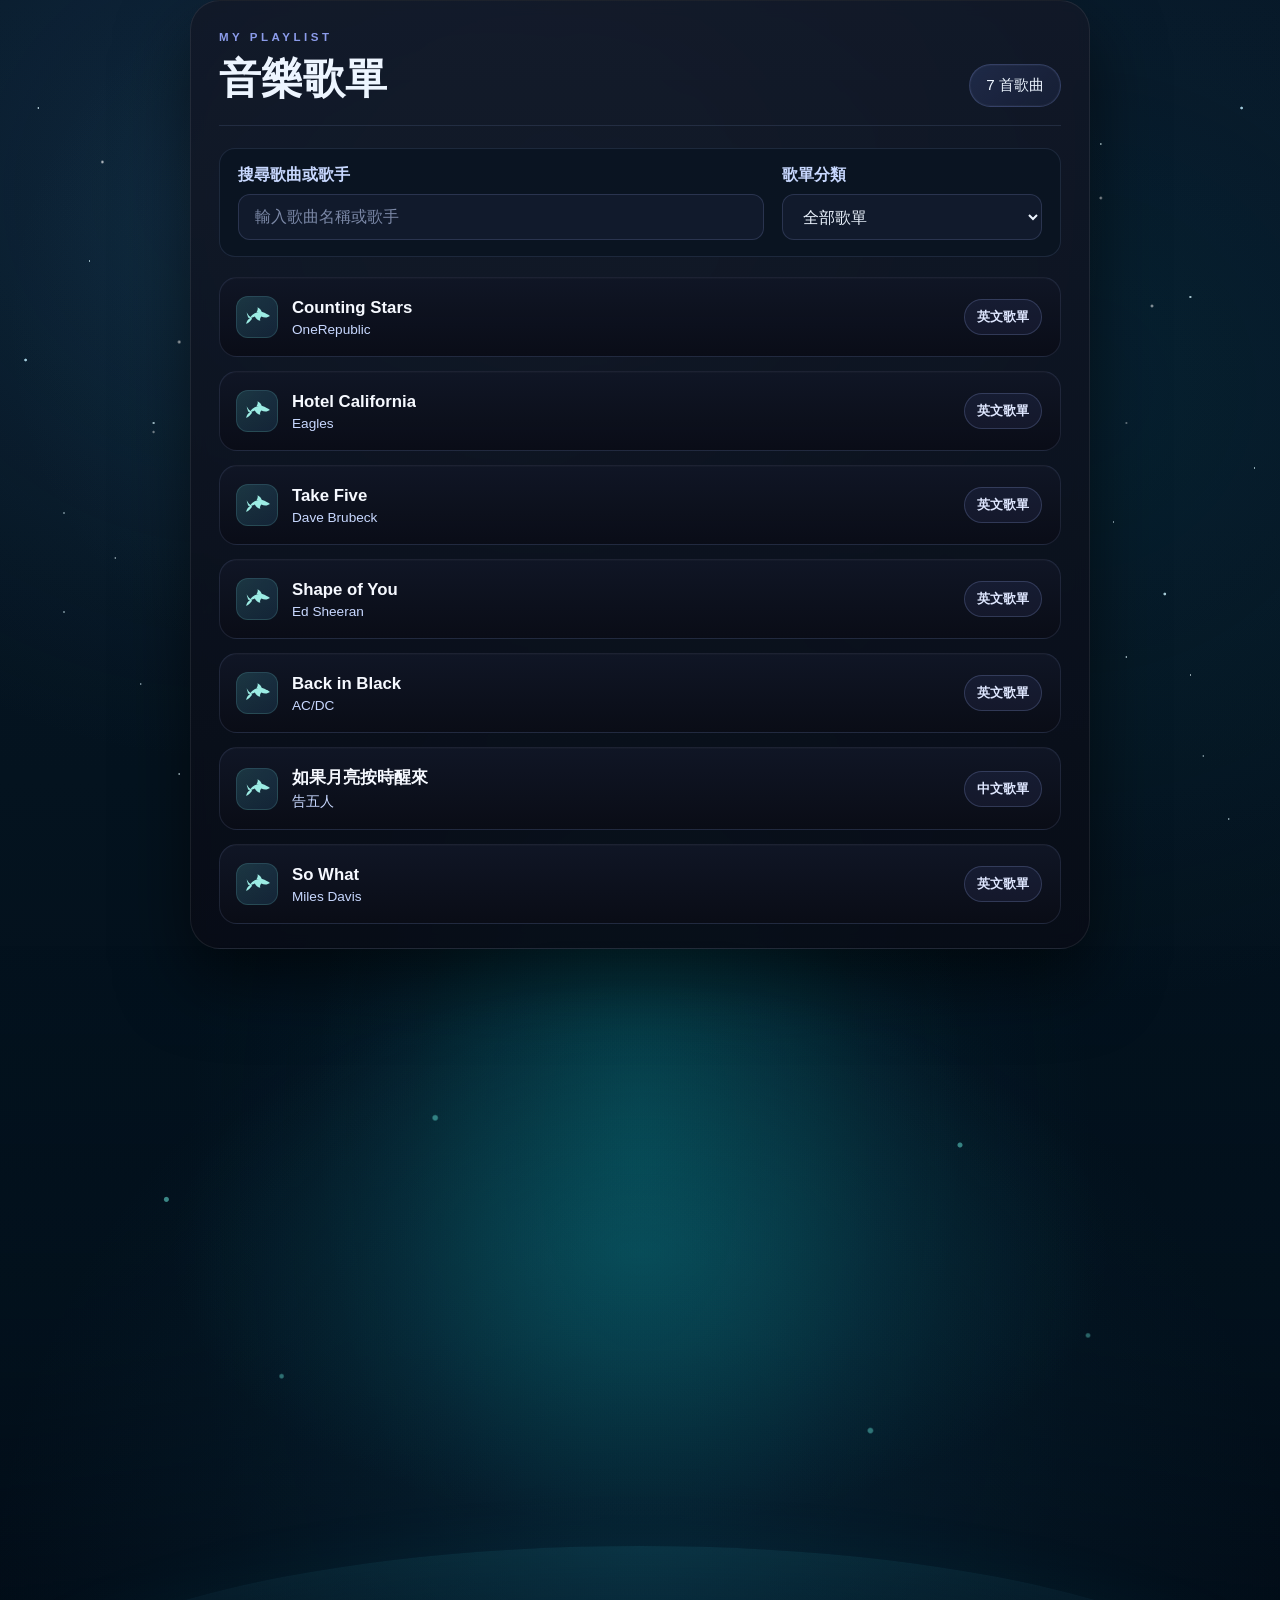
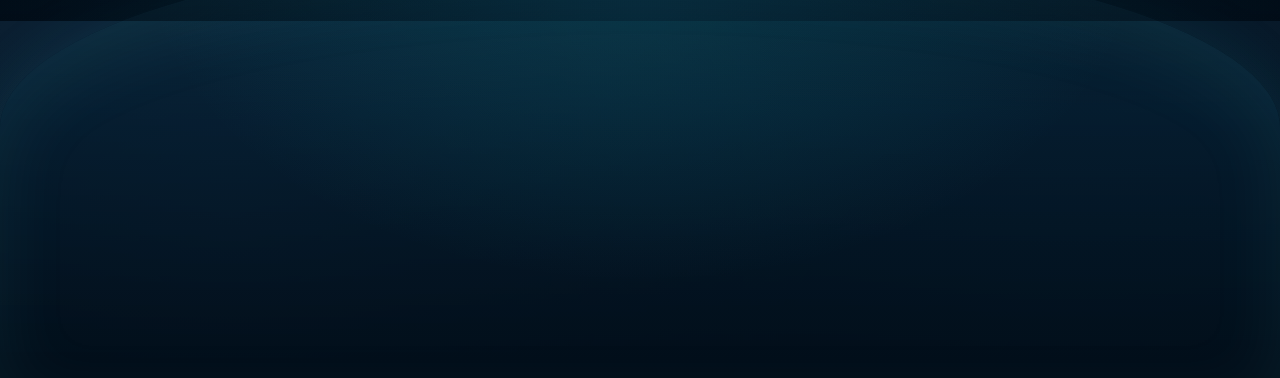
<file: index.html>
<!DOCTYPE html>
<html lang="zh-CN">
  <head>
    <meta charset="UTF-8" />
    <meta name="viewport" content="width=device-width, initial-scale=1.0" />
    <title>音樂歌單</title>
    <link rel="stylesheet" href="style.css" />
  </head>
  <body>
    <div class="sky-glow"></div>
    <div class="stars"></div>
    <div class="ocean"></div>

    <div class="app-shell">
      <header class="topbar">
        <div>
          <p class="eyebrow">MY PLAYLIST</p>
          <h1>音樂歌單</h1>
        </div>
        <div class="stat-pill">
          <span id="song-count">0</span> 首歌曲
        </div>
      </header>

      <div class="filter-wrap">
        <div class="filter-field">
          <label for="song-search">搜尋歌曲或歌手</label>
          <input id="song-search" type="search" placeholder="輸入歌曲名稱或歌手" autocomplete="off" oninput="filterSongs()" />
        </div>
        <div class="filter-field">
          <label for="genre-select">歌單分類</label>
          <select id="genre-select" onchange="filterSongs()">
            <option value="">全部歌單</option>
            <option value="中文歌單">中文歌單</option>
            <option value="英文歌單">英文歌單</option>
          </select>
        </div>
      </div>

      <ul id="song-list" class="song-list"></ul>
    </div>

    <div class="marine-life">
      <svg class="jelly-scene" viewBox="0 0 1000 700" role="img" aria-label="深海漂流水母群">
        <defs>
          <linearGradient id="jelly-bell-gradient" x1="0" y1="0" x2="1" y2="0.85">
            <stop offset="0" stop-color="#7564d6" />
            <stop offset="0.42" stop-color="#8799f1" />
            <stop offset="0.78" stop-color="#76bce9" />
            <stop offset="1" stop-color="#ACECE2" />
          </linearGradient>
          <g id="jellyfish-form">
            <g class="jelly-bell-pulse">
              <path class="jelly-bell" d="M48 222C55 126 120 62 214 58c94-4 162 58 168 151 2 26-9 48-30 55-19 7-35-7-48-20-13 25-41 34-64 17-17 23-49 23-68 1-20 22-51 18-65-6-21 13-46 5-57-14-6-9-5-15-2-20Z" />
              <path class="jelly-rim" d="M48 222c10 19 36 27 57 14 14 24 45 28 65 6 19 22 51 22 68-1 23 17 51 8 64-17 13 13 29 27 48 20 12-4 20-13 25-24" />
              <path class="jelly-speckles" d="M78 131C88 169 94 197 99 230M111 99c12 47 19 87 20 154M147 75c12 53 18 105 18 169M184 61c9 59 13 120 11 187M222 61c-1 64 4 127 15 185M260 74c-9 58-5 116 11 170M297 97c-15 49-11 94 7 141M332 131c-18 40-15 75-1 105" />
              <path class="jelly-ridge" d="M82 130c34-28 76-42 128-43m-94 71c28-22 60-34 97-35m-84 64c25-15 50-22 78-23" />
            </g>
            <path class="jelly-tentacle jelly-tentacle-bright" d="M87 244c-22 48 26 78-1 132-27 53 24 90-7 148-18 34-9 72 8 112" />
            <path class="jelly-tentacle" d="M111 254c12 52-26 82 8 135 33 51-12 88 16 145 16 33 12 68 4 99" />
            <path class="jelly-tentacle jelly-tentacle-fine" d="M137 263c-22 43 15 72-7 121-22 48 22 81 1 129-13 29-7 68 4 103" />
            <path class="jelly-tentacle jelly-tentacle-bright" d="M160 269c13 45-20 77 9 124 29 47-5 79 20 132 15 31 11 62 3 92" />
            <path class="jelly-tentacle" d="M185 271c-17 47 15 75-4 123-18 47 19 79 4 127-9 29 0 63 13 94" />
            <path class="jelly-tentacle jelly-tentacle-fine" d="M207 271c12 49-18 81 9 126 27 45-4 80 18 130 13 30 10 56 1 86" />
            <path class="jelly-tentacle jelly-tentacle-bright" d="M230 268c-18 43 18 77-1 122-19 47 21 83 3 132-10 28-1 61 12 91" />
            <path class="jelly-tentacle" d="M255 263c14 50-20 80 12 130 31 49-7 86 23 139 18 31 17 61 9 91" />
            <path class="jelly-tentacle jelly-tentacle-fine" d="M280 254c-23 45 18 78-4 127-22 49 24 84 1 134-13 30-8 60 4 91" />
            <path class="jelly-tentacle jelly-tentacle-bright" d="M305 244c12 47-24 77 10 127 34 49-10 87 20 140 18 32 14 65 5 95" />
            <path class="jelly-tentacle" d="M329 231c-19 47 24 80-3 130-27 51 21 85-2 137-13 31-4 64 10 97" />
            <circle class="jelly-bubble" cx="82" cy="282" r="5" />
            <circle class="jelly-bubble" cx="346" cy="302" r="4" />
            <circle class="jelly-bubble" cx="119" cy="371" r="3" />
            <circle class="jelly-bubble" cx="301" cy="424" r="5" />
            <circle class="jelly-bubble" cx="159" cy="492" r="3" />
            <circle class="jelly-bubble" cx="342" cy="547" r="3" />
          </g>
        </defs>
        <g class="jelly-drift"><use href="#jellyfish-form" class="jelly-copy" transform="translate(55 155) scale(.55)" /></g>
        <g class="jelly-drift"><use href="#jellyfish-form" class="jelly-copy" transform="translate(212 55) scale(.42)" /></g>
        <g class="jelly-drift"><use href="#jellyfish-form" class="jelly-copy" transform="translate(310 300) scale(.34)" /></g>
        <g class="jelly-drift"><use href="#jellyfish-form" class="jelly-copy" transform="translate(482 90) scale(.72)" /></g>
        <g class="jelly-drift"><use href="#jellyfish-form" class="jelly-copy" transform="translate(675 210) scale(.46)" /></g>
        <g class="jelly-drift"><use href="#jellyfish-form" class="jelly-copy" transform="translate(798 48) scale(.34)" /></g>
        <g class="jelly-drift"><use href="#jellyfish-form" class="jelly-copy" transform="translate(840 330) scale(.5)" /></g>
      </svg>
    </div>

    <script src="script.js"></script>
  </body>
</html>
</file>
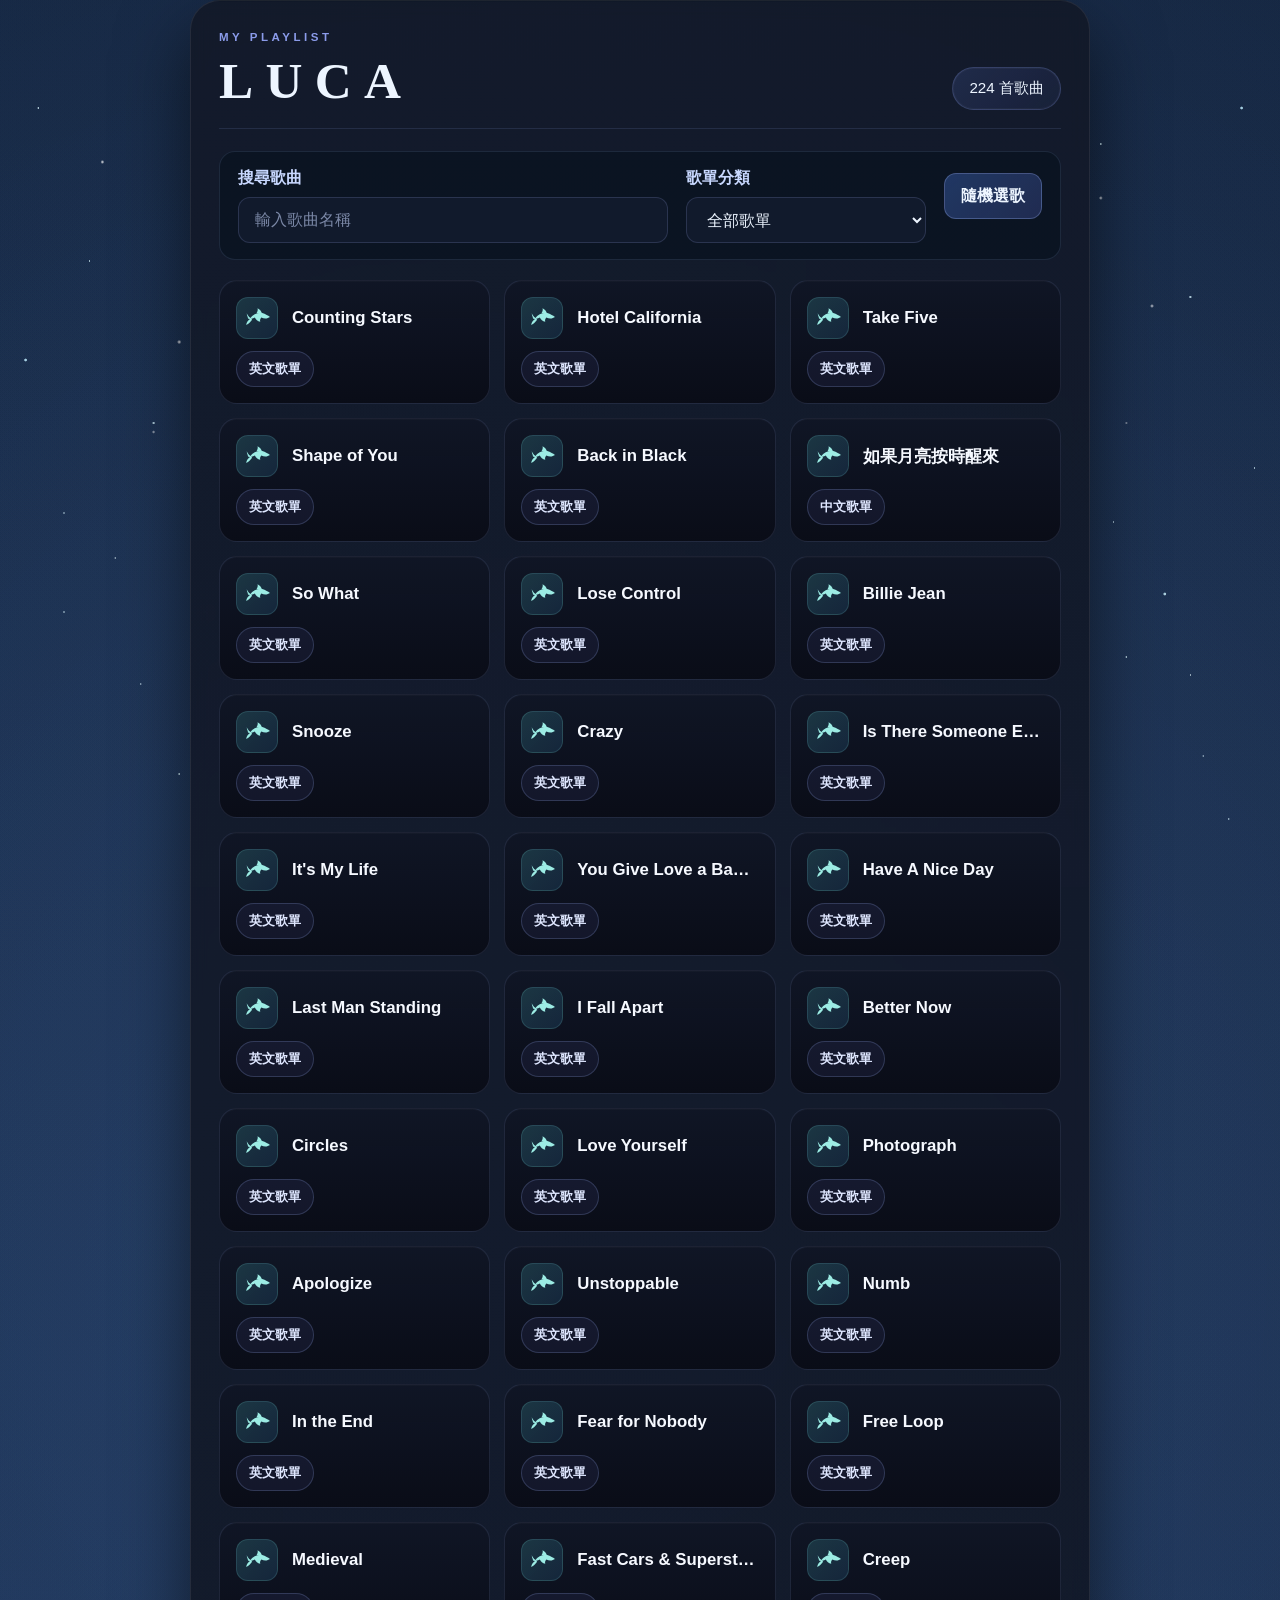
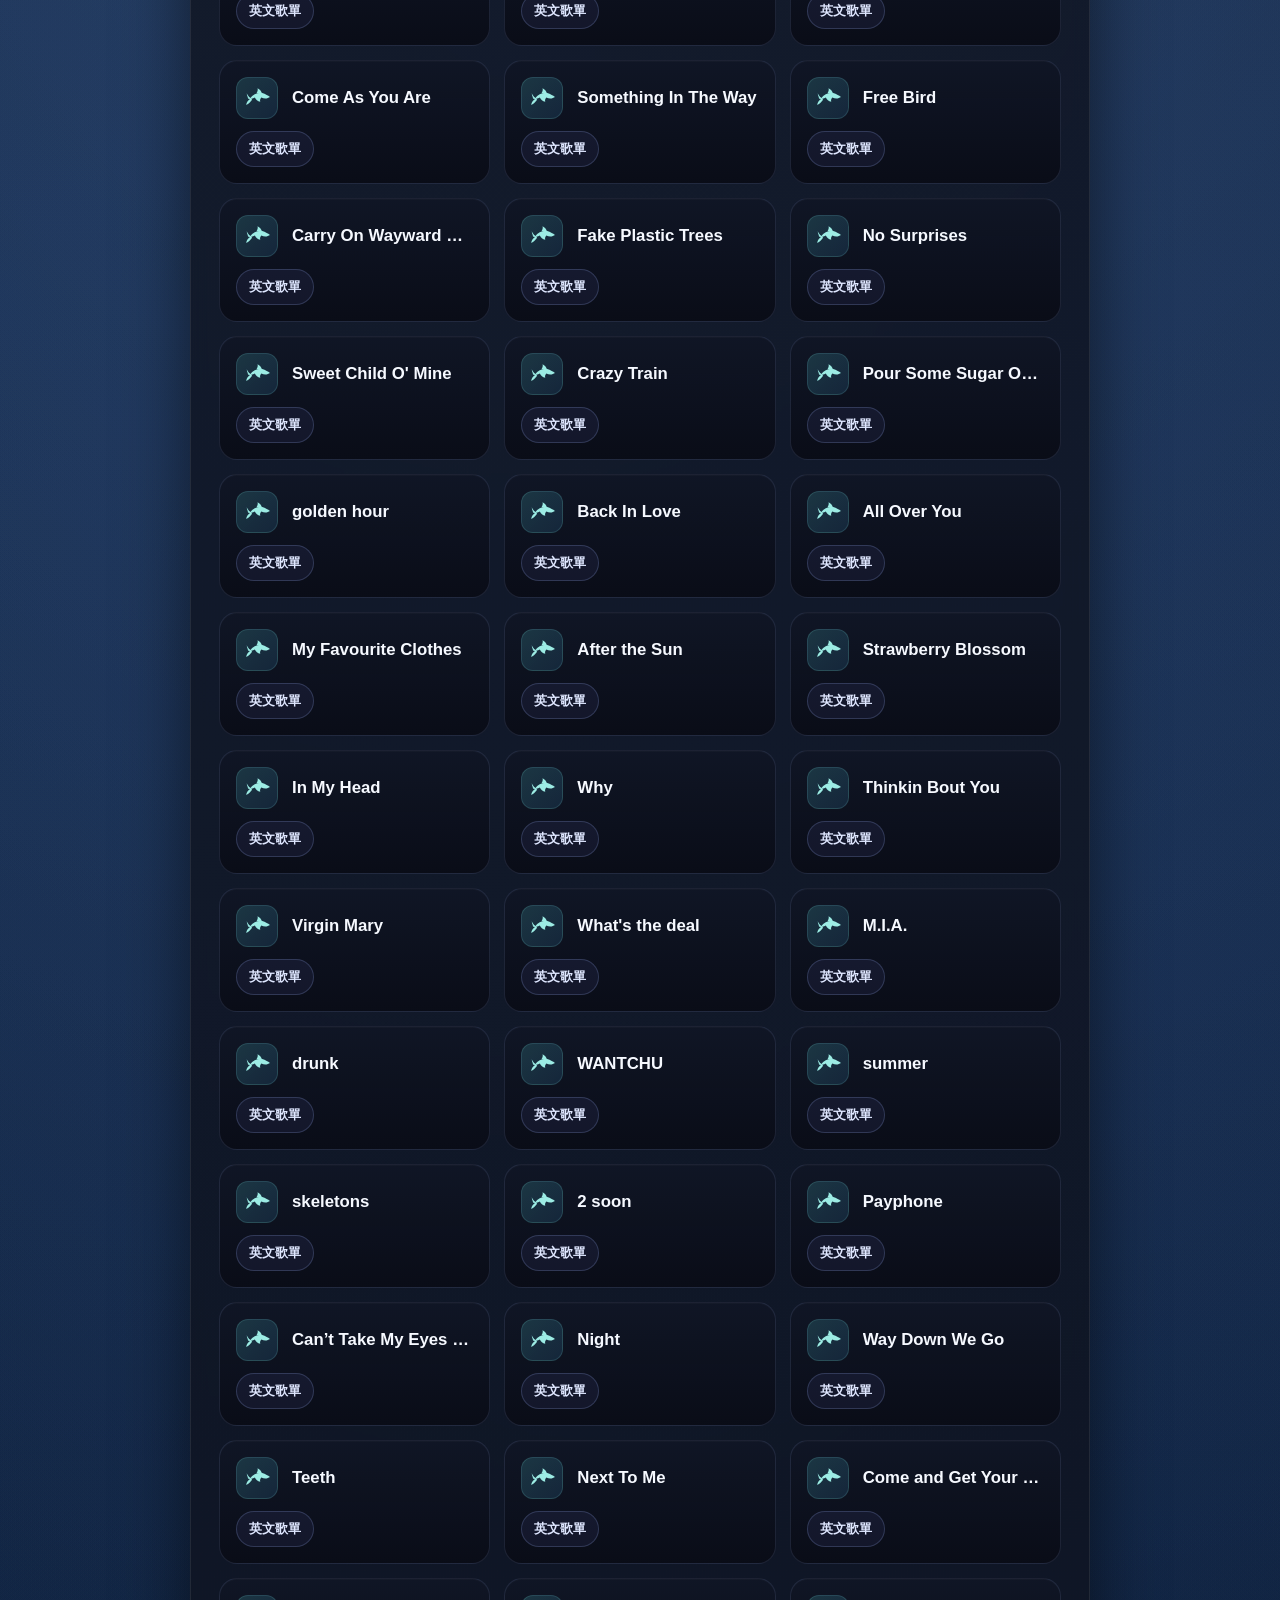
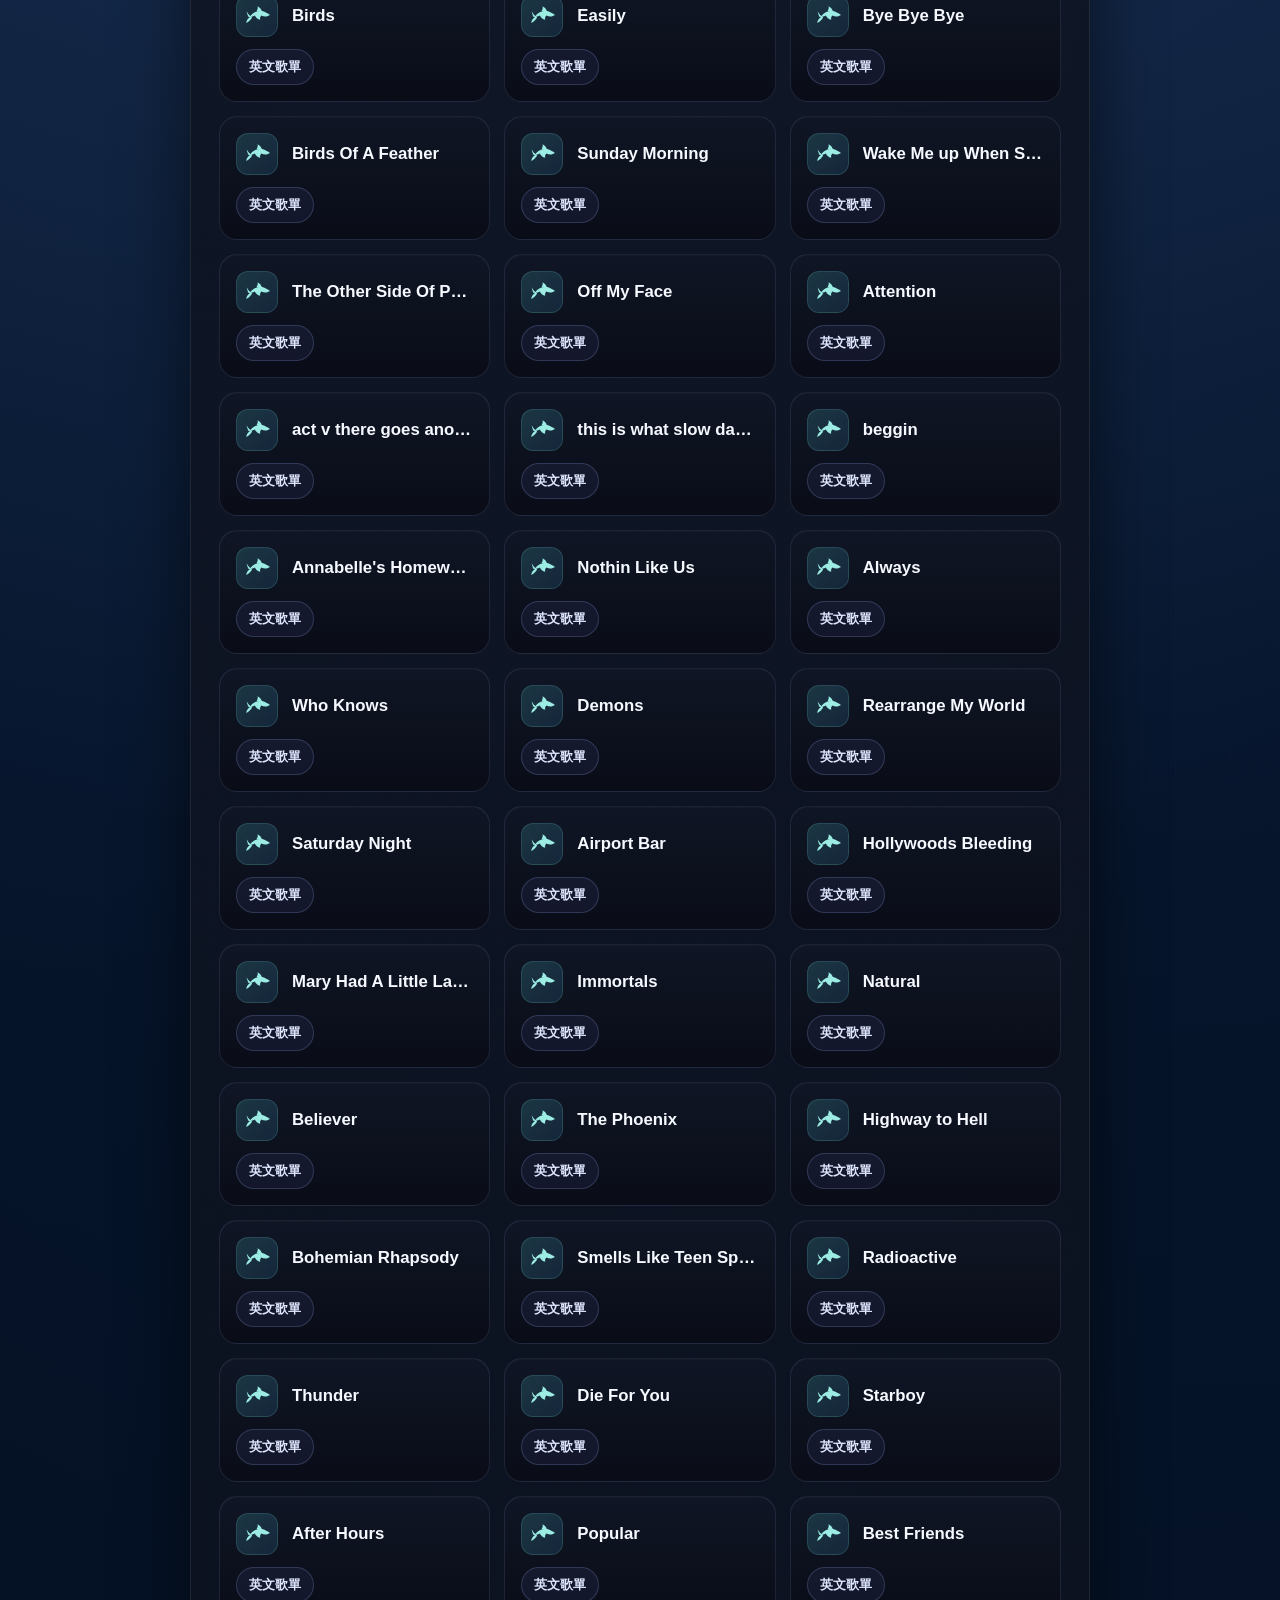
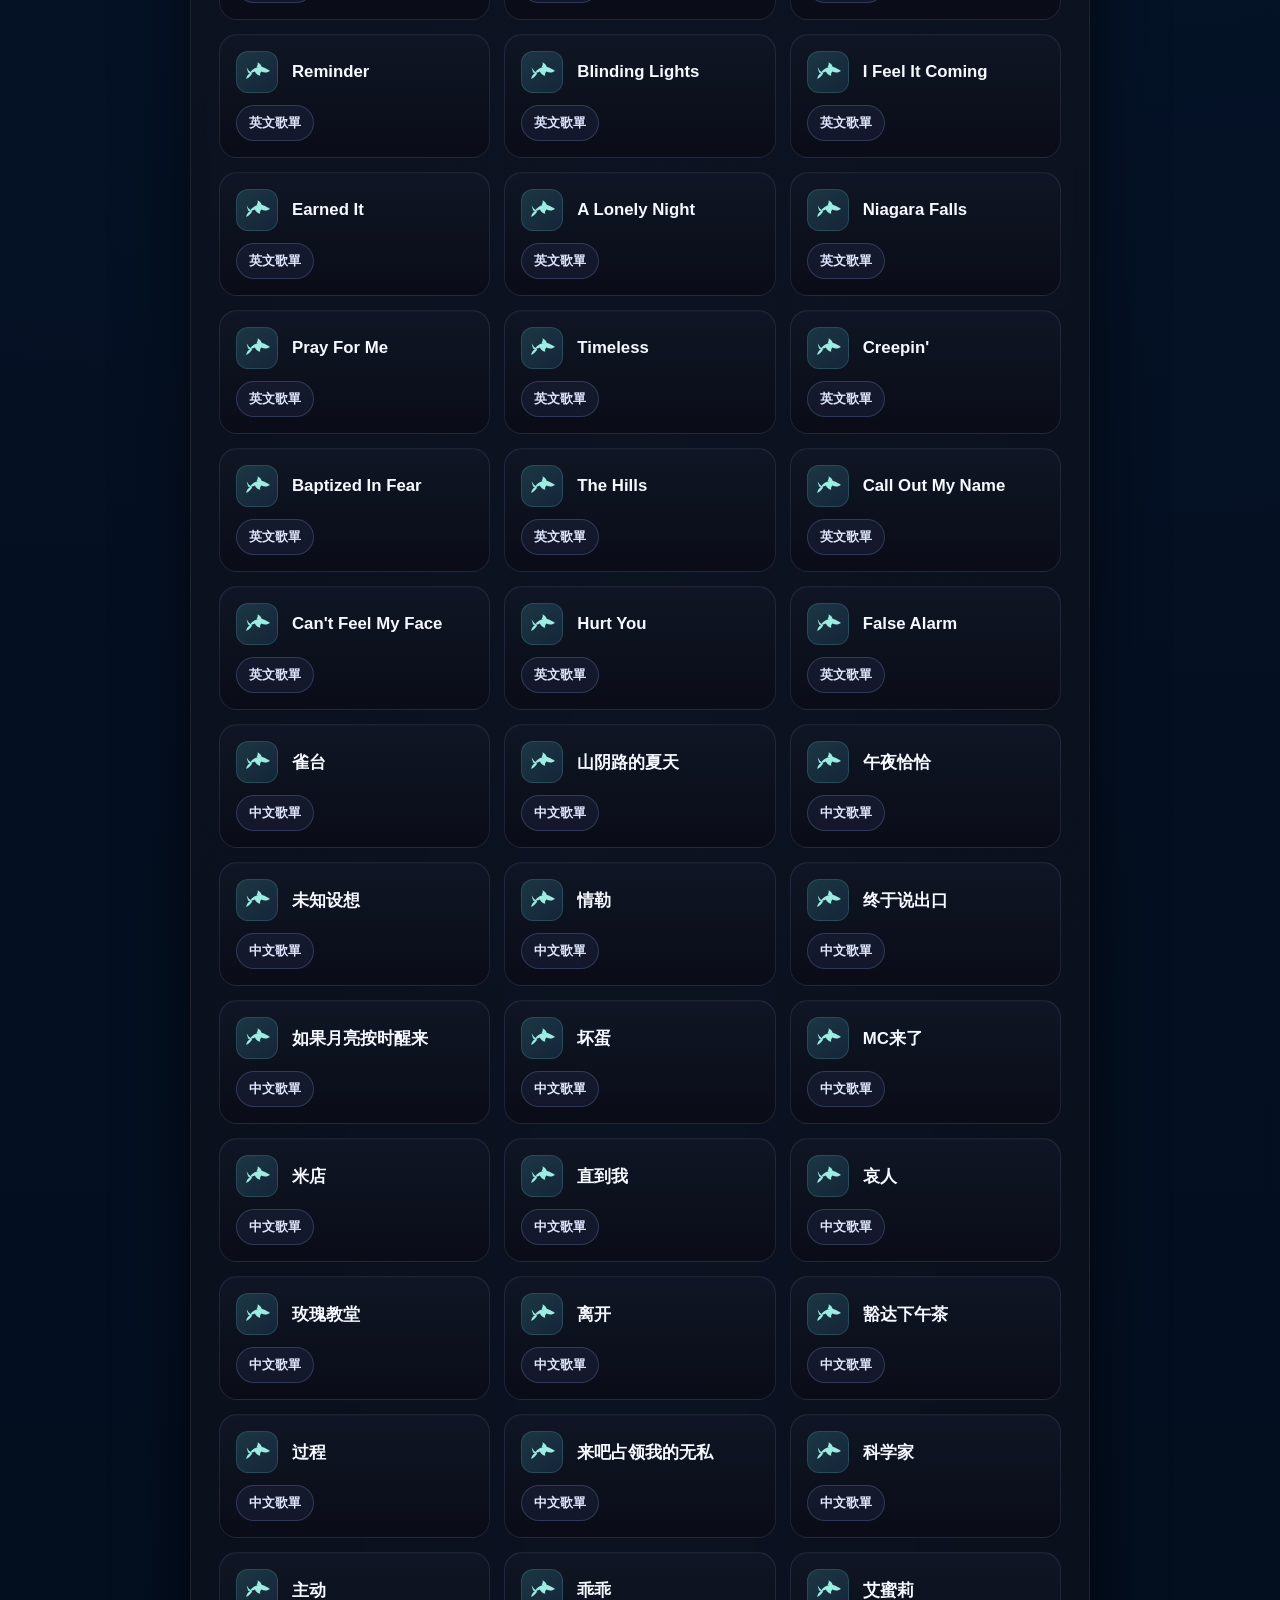
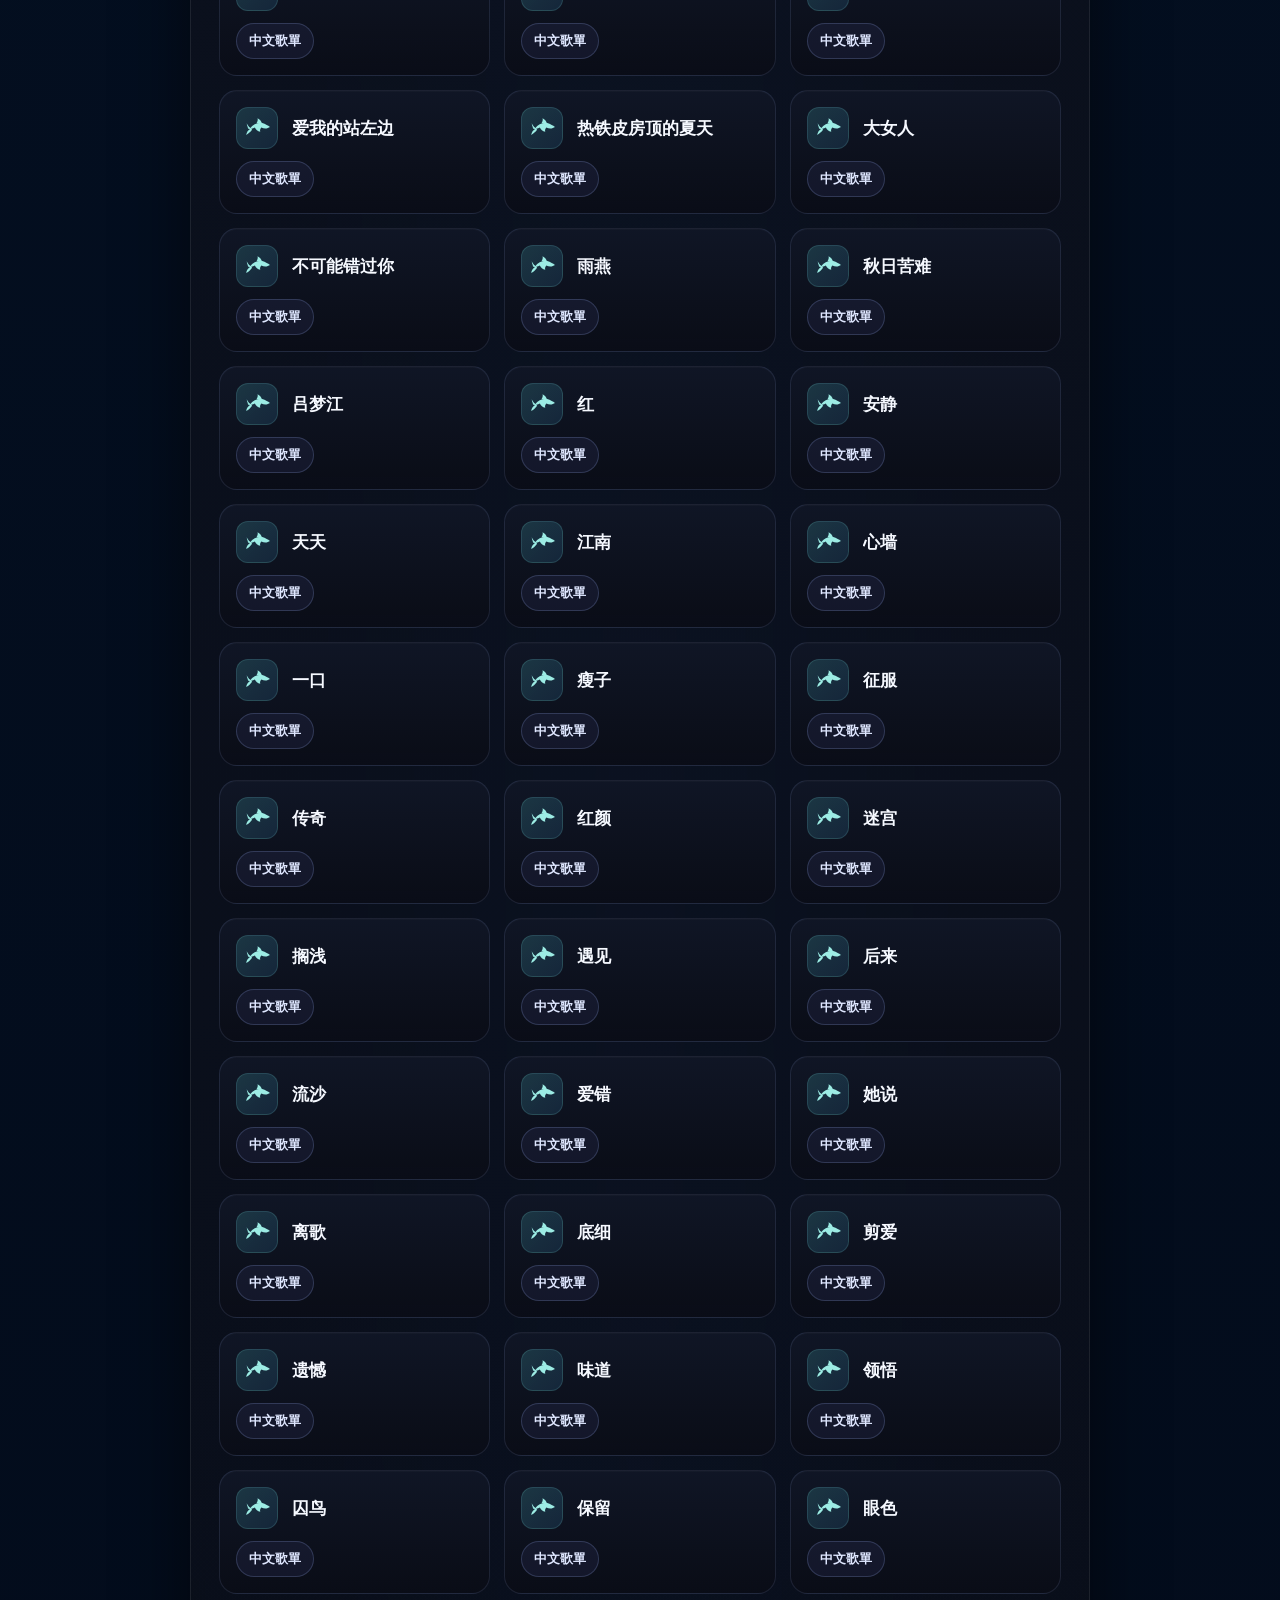
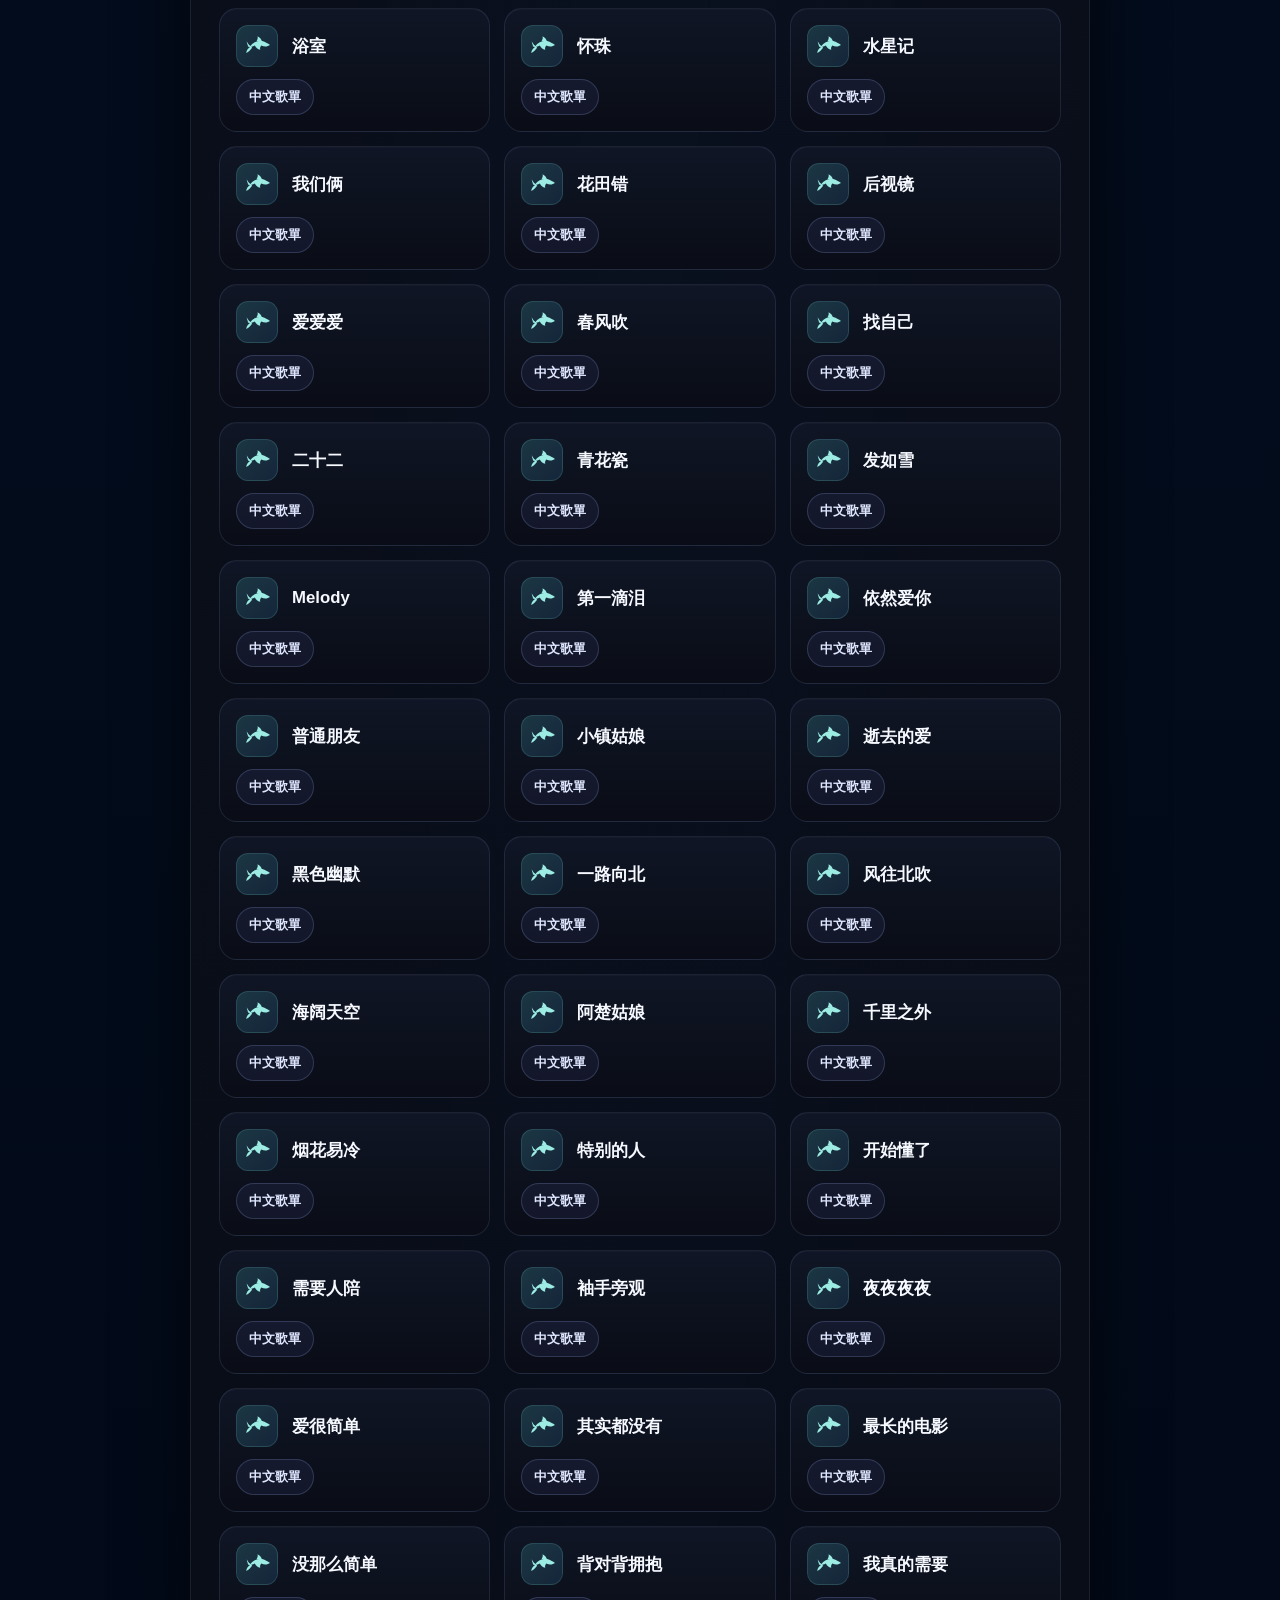
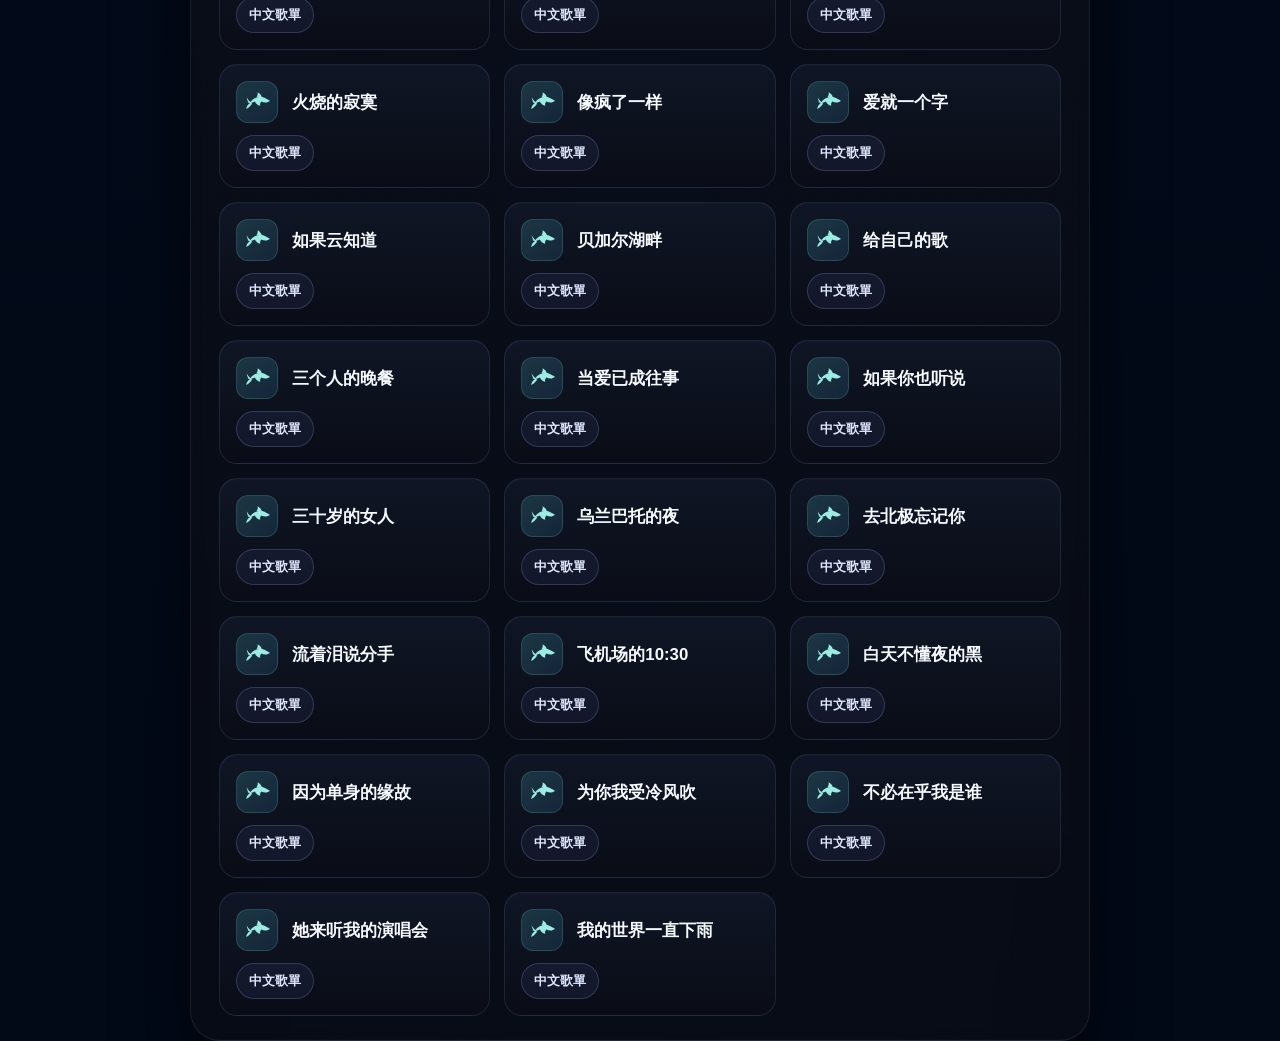
<file: 3/index.html>
<!DOCTYPE html>
<html lang="zh-CN">
  <head>
    <meta charset="UTF-8" />
    <meta name="viewport" content="width=device-width, initial-scale=1.0" />
    <title>LUCA</title>
    <link rel="stylesheet" href="style.css?v=luca-random-20261027" />
  </head>
  <body>
    <div class="sky-glow"></div>
    <div class="stars"></div>
    <div class="app-shell">
      <header class="topbar">
        <div>
          <p class="eyebrow">MY PLAYLIST</p>
          <h1 class="brand-title">LUCA</h1>
        </div>
        <div class="stat-pill">
          <span id="song-count">0</span> 首歌曲
        </div>
      </header>

      <div class="filter-wrap">
        <div class="filter-field">
          <label for="song-search">搜尋歌曲</label>
          <input id="song-search" type="search" placeholder="輸入歌曲名稱" autocomplete="off" oninput="filterSongs()" />
        </div>
        <div class="filter-field">
          <label for="genre-select">歌單分類</label>
          <select id="genre-select" onchange="filterSongs()">
            <option value="">全部歌單</option>
            <option value="中文歌單">中文歌單</option>
            <option value="英文歌單">英文歌單</option>
          </select>
        </div>
        <div class="random-control">
          <button id="random-song" class="random-button" type="button">隨機選歌</button>
          <span id="random-result" class="random-result" role="status" aria-live="polite"></span>
        </div>
      </div>

      <ul id="song-list" class="song-list"></ul>
    </div>

    <script src="script.js?v=luca-random-20261027"></script>
  </body>
</html>
</file>
<file: style.css>
:root {
  --bg1: #020d1d;
  --bg2: #0a2340;
  --bg3: #123d72;
  --card: rgba(6, 14, 27, 0.9);
  --panel: rgba(11, 21, 35, 0.94);
  --primary: #a7bafc;
  --primary-dark: #7288e8;
  --text: #edf5ff;
  --muted: #c8d8ff;
  --line: rgba(165, 185, 255, 0.12);
  --chip: rgba(115, 139, 255, 0.1);
  --shadow: 0 32px 70px rgba(0, 0, 0, 0.55);
  --jelly-color: #ACECE2;
  --jelly-size: 64%;
  --jelly-opacity: 0.26;
  --jelly-angle: 18deg;
  --travel-time: 13s;
}

* {
  box-sizing: border-box;
}

body {
  position: relative;
  margin: 0;
  min-height: 100vh;
  display: grid;
  place-items: center;
  font-family: "Microsoft JhengHei", Arial, sans-serif;
  background:
    radial-gradient(ellipse at 50% 72%, rgba(0, 157, 169, 0.2) 0%, rgba(5, 65, 91, 0.12) 26%, transparent 50%),
    radial-gradient(circle at 18% 12%, rgba(51, 114, 157, 0.2) 0%, transparent 32%),
    radial-gradient(circle at 84% 24%, rgba(15, 103, 128, 0.14) 0%, transparent 38%),
    linear-gradient(180deg, #071626 0%, #04131f 48%, #020d18 100%);
  color: var(--text);
  overflow-x: hidden;
  overflow-y: auto;
}

.sky-glow {
    position: absolute;
    inset: 0;
    background:
      radial-gradient(ellipse at 50% 68%, rgba(28, 196, 195, 0.12), transparent 36%),
      radial-gradient(circle at 50% 12%, rgba(163, 209, 231, 0.16), transparent 30%),
      radial-gradient(circle at 30% 20%, rgba(49, 126, 158, 0.12), transparent 24%);
    pointer-events: none;
  }

  .stars {
    position: fixed;
    z-index: 0;
    inset: 0;
    background-image:
      radial-gradient(2px 2px at 8% 18%, rgba(255,255,255,.95) 0, transparent 100%),
      radial-gradient(2px 2px at 18% 25%, rgba(255,255,255,.9) 0, transparent 100%),
      radial-gradient(1.7px 1.7px at 30% 16%, rgba(255,255,255,.85) 0, transparent 100%),
      radial-gradient(2px 2px at 42% 20%, rgba(255,255,255,.92) 0, transparent 100%),
      radial-gradient(1.8px 1.8px at 54% 12%, rgba(255,255,255,.82) 0, transparent 100%),
      radial-gradient(2px 2px at 66% 18%, rgba(255,255,255,.9) 0, transparent 100%),
      radial-gradient(1.7px 1.7px at 78% 14%, rgba(255,255,255,.8) 0, transparent 100%),
      radial-gradient(2px 2px at 86% 22%, rgba(255,255,255,.88) 0, transparent 100%),
      radial-gradient(1.8px 1.8px at 62% 29%, rgba(255,255,255,.75) 0, transparent 100%),
      radial-gradient(1.7px 1.7px at 74% 32%, rgba(255,255,255,.78) 0, transparent 100%),
      radial-gradient(2.2px 2.2px at 14% 38%, rgba(255,255,255,.96) 0, transparent 100%),
      radial-gradient(1.8px 1.8px at 28% 44%, rgba(255,255,255,.8) 0, transparent 100%),
      radial-gradient(2.2px 2.2px at 48% 36%, rgba(255,255,255,.94) 0, transparent 100%),
      radial-gradient(2.2px 2.2px at 71% 41%, rgba(255,255,255,.9) 0, transparent 100%),
      radial-gradient(2px 2px at 90% 34%, rgba(255,255,255,.85) 0, transparent 100%),
      radial-gradient(1px 1px at 5% 57%, rgba(220,245,255,.7) 50%, transparent 100%),
      radial-gradient(1px 1px at 11% 76%, rgba(220,245,255,.66) 50%, transparent 100%),
      radial-gradient(1.2px 1.2px at 19% 63%, rgba(228,248,255,.72) 50%, transparent 100%),
      radial-gradient(1px 1px at 26% 88%, rgba(220,245,255,.62) 50%, transparent 100%),
      radial-gradient(1px 1px at 33% 70%, rgba(220,245,255,.68) 50%, transparent 100%),
      radial-gradient(1.2px 1.2px at 41% 58%, rgba(228,248,255,.7) 50%, transparent 100%),
      radial-gradient(1px 1px at 46% 92%, rgba(220,245,255,.65) 50%, transparent 100%),
      radial-gradient(1px 1px at 53% 67%, rgba(220,245,255,.65) 50%, transparent 100%),
      radial-gradient(1.2px 1.2px at 59% 83%, rgba(228,248,255,.7) 50%, transparent 100%),
      radial-gradient(1px 1px at 67% 61%, rgba(220,245,255,.66) 50%, transparent 100%),
      radial-gradient(1px 1px at 73% 91%, rgba(220,245,255,.62) 50%, transparent 100%),
      radial-gradient(1.2px 1.2px at 81% 72%, rgba(228,248,255,.72) 50%, transparent 100%),
      radial-gradient(1px 1px at 87% 58%, rgba(220,245,255,.66) 50%, transparent 100%),
      radial-gradient(1px 1px at 94% 84%, rgba(220,245,255,.62) 50%, transparent 100%),
      radial-gradient(1.6px 1.6px at 16% 68%, rgba(190,237,255,.88) 50%, transparent 100%),
      radial-gradient(1.8px 1.8px at 39% 82%, rgba(204,244,255,.9) 50%, transparent 100%),
      radial-gradient(1.6px 1.6px at 64% 74%, rgba(190,237,255,.85) 50%, transparent 100%),
      radial-gradient(1.8px 1.8px at 91% 66%, rgba(204,244,255,.88) 50%, transparent 100%),
      radial-gradient(1.2px 1.2px at 3% 12%, rgba(220,248,255,.8) 50%, transparent 100%),
      radial-gradient(1px 1px at 7% 29%, rgba(220,248,255,.72) 50%, transparent 100%),
      radial-gradient(1.5px 1.5px at 12% 47%, rgba(215,246,255,.8) 50%, transparent 100%),
      radial-gradient(1px 1px at 5% 68%, rgba(220,248,255,.74) 50%, transparent 100%),
      radial-gradient(1.2px 1.2px at 14% 86%, rgba(220,248,255,.76) 50%, transparent 100%),
      radial-gradient(1px 1px at 18% 95%, rgba(220,248,255,.68) 50%, transparent 100%),
      radial-gradient(1.2px 1.2px at 86% 16%, rgba(220,248,255,.75) 50%, transparent 100%),
      radial-gradient(1.5px 1.5px at 93% 33%, rgba(215,246,255,.82) 50%, transparent 100%),
      radial-gradient(1px 1px at 98% 52%, rgba(220,248,255,.7) 50%, transparent 100%),
      radial-gradient(1.2px 1.2px at 88% 73%, rgba(220,248,255,.76) 50%, transparent 100%),
      radial-gradient(1px 1px at 96% 91%, rgba(220,248,255,.72) 50%, transparent 100%),
      radial-gradient(1.8px 1.8px at 2% 40%, rgba(192,238,255,.92) 50%, transparent 100%),
      radial-gradient(1.8px 1.8px at 97% 12%, rgba(192,238,255,.9) 50%, transparent 100%);
    opacity: .92;
    filter: drop-shadow(0 0 10px rgba(182, 214, 255, .45));
    animation: twinkle 7s ease-in-out infinite alternate;
    pointer-events: none;
  }

  .stars::before,
  .stars::after {
    content: "";
    position: absolute;
    inset: 0;
    background-repeat: no-repeat;
    background-size: 100% 100%;
  }

  .stars::before {
    background-image:
      radial-gradient(1.2px 1.2px at 24% 28%, rgba(255,255,255,0.9) 0, transparent 100%),
      radial-gradient(1.4px 1.4px at 39% 18%, rgba(255,255,255,0.85) 0, transparent 100%),
      radial-gradient(1.2px 1.2px at 56% 22%, rgba(255,255,255,0.8) 0, transparent 100%),
      radial-gradient(1.6px 1.6px at 82% 12%, rgba(255,255,255,0.84) 0, transparent 100%),
      radial-gradient(1px 1px at 9% 62%, rgba(232,250,255,.72) 50%, transparent 100%),
      radial-gradient(1px 1px at 28% 78%, rgba(232,250,255,.7) 50%, transparent 100%),
      radial-gradient(1px 1px at 47% 65%, rgba(232,250,255,.72) 50%, transparent 100%),
      radial-gradient(1px 1px at 71% 81%, rgba(232,250,255,.68) 50%, transparent 100%),
      radial-gradient(1px 1px at 93% 75%, rgba(232,250,255,.72) 50%, transparent 100%);
    opacity: 0.9;
    animation: twinkle 8.5s ease-in-out -2.5s infinite alternate;
  }

  .stars::after {
    background-image:
      radial-gradient(1.8px 1.8px at 12% 48%, rgba(255,255,255,0.92) 0, transparent 100%),
      radial-gradient(1.5px 1.5px at 32% 52%, rgba(255,255,255,0.8) 0, transparent 100%),
      radial-gradient(1.8px 1.8px at 64% 50%, rgba(255,255,255,0.9) 0, transparent 100%),
      radial-gradient(1.5px 1.5px at 88% 47%, rgba(255,255,255,0.8) 0, transparent 100%),
      radial-gradient(1.4px 1.4px at 20% 84%, rgba(218,248,255,.86) 50%, transparent 100%),
      radial-gradient(1.4px 1.4px at 52% 90%, rgba(218,248,255,.84) 50%, transparent 100%),
      radial-gradient(1.4px 1.4px at 84% 88%, rgba(218,248,255,.84) 50%, transparent 100%);
    opacity: 0.75;
    animation: twinkle 10s ease-in-out -4s infinite alternate;
  }

  @keyframes twinkle {
    0% { opacity: 0.42; }
    45% { opacity: 0.98; }
    100% { opacity: 0.58; }
  }

  .ocean {
    position: absolute;
    left: 0;
    right: 0;
    bottom: -22%;
    height: 48vh;
    background:
      radial-gradient(ellipse at 50% 0%, rgba(23, 164, 174, 0.2), transparent 55%),
      linear-gradient(180deg, rgba(13, 61, 82, 0.22), rgba(5, 29, 48, 0.78) 38%, rgba(2, 13, 24, 0.96) 100%);
    border-radius: 50% 50% 0 0 / 42% 42% 0 0;
    box-shadow:
      inset 0 28px 75px rgba(84, 216, 218, 0.08),
      0 0 55px rgba(24, 156, 176, 0.12);
    pointer-events: none;
  }

  .marine-life {
    position: relative;
    z-index: 1;
    width: 100%;
    min-height: clamp(460px, 54vw, 680px);
    margin: -8px 0 0;
    overflow: hidden;
    background:
      radial-gradient(ellipse at 50% 46%, rgba(18, 166, 175, 0.2), transparent 52%),
      radial-gradient(ellipse at 50% 100%, rgba(21, 86, 119, 0.2), transparent 72%),
      linear-gradient(180deg, transparent 0%, rgba(4, 29, 43, 0.14) 58%, rgba(2, 13, 24, 0.55) 100%);
  }

  .marine-life::before {
    content: "";
    position: absolute;
    inset: 0;
    background-image:
      radial-gradient(circle at 13% 38%, rgba(110, 244, 230, 0.72) 0 2px, transparent 3px),
      radial-gradient(circle at 22% 64%, rgba(110, 244, 230, 0.55) 0 1.5px, transparent 3px),
      radial-gradient(circle at 34% 26%, rgba(110, 244, 230, 0.6) 0 2px, transparent 3.5px),
      radial-gradient(circle at 75% 30%, rgba(110, 244, 230, 0.66) 0 2px, transparent 3px),
      radial-gradient(circle at 85% 58%, rgba(110, 244, 230, 0.5) 0 1.5px, transparent 3px),
      radial-gradient(circle at 68% 72%, rgba(110, 244, 230, 0.56) 0 2px, transparent 3.5px);
    opacity: 0.72;
    pointer-events: none;
  }

  .jelly-scene {
    position: absolute;
    inset: 50% auto auto 50%;
    z-index: 1;
    display: block;
    width: var(--jelly-size);
    height: var(--jelly-size);
    overflow: visible;
    pointer-events: none;
    transform: translate(-50%, -50%);
  }

  .jelly-drift {
    transform-box: fill-box;
    transform-origin: center;
    opacity: 0;
    animation: moon-jelly-drift var(--travel-time) linear infinite;
  }

  .jelly-drift:nth-of-type(2) { animation-delay: -2.1s; --pulse-delay: -0.5s; }
  .jelly-drift:nth-of-type(3) { animation-delay: -4.4s; --pulse-delay: -1.2s; }
  .jelly-drift:nth-of-type(4) { animation-delay: -6.2s; --pulse-delay: -2s; }
  .jelly-drift:nth-of-type(5) { animation-delay: -8.1s; --pulse-delay: -2.8s; }
  .jelly-drift:nth-of-type(6) { animation-delay: -10s; --pulse-delay: -3.4s; }
  .jelly-drift:nth-of-type(7) { animation-delay: -11.6s; --pulse-delay: -4s; }

  .jelly-copy {
    opacity: var(--jelly-opacity);
    filter: drop-shadow(0 0 12px color-mix(in srgb, var(--jelly-color), transparent 58%));
  }

  .jelly-bell-pulse {
    transform-box: fill-box;
    transform-origin: center;
    animation: jelly-pulse var(--travel-time) cubic-bezier(.36, 0, .24, 1) infinite;
    animation-delay: var(--pulse-delay, 0s);
  }

  .jelly-bell {
    fill: url(#jelly-bell-gradient);
    fill-opacity: 0.82;
    stroke: rgba(224, 250, 255, 0.9);
    stroke-width: 2;
  }

  .jelly-rim {
    fill: none;
    stroke: rgba(224, 250, 255, 0.9);
    stroke-linecap: round;
    stroke-width: 5;
  }

  .jelly-speckles {
    fill: none;
    stroke: rgba(245, 255, 255, 0.96);
    stroke-width: 4;
    stroke-linecap: round;
    stroke-dasharray: 0.1 12;
    filter: drop-shadow(0 0 3px rgba(235, 255, 255, 0.8));
  }

  .jelly-ridge {
    fill: none;
    stroke: rgba(229, 248, 255, 0.34);
    stroke-width: 2;
    stroke-linecap: round;
  }

  .jelly-tentacle {
    fill: none;
    stroke: #70e4ed;
    stroke-opacity: 0.72;
    stroke-linecap: round;
    stroke-width: 3;
    transform-box: fill-box;
    transform-origin: top center;
    animation: tentacle-follow var(--travel-time) ease-in-out infinite;
    animation-delay: var(--pulse-delay, 0s);
  }

  .jelly-tentacle-bright {
    stroke: rgba(211, 255, 255, 0.94);
    stroke-width: 4;
  }

  .jelly-tentacle-fine {
    stroke: #8d7ce9;
    stroke-opacity: 0.8;
    stroke-width: 2;
  }

  .jelly-bubble {
    fill: rgba(224, 255, 255, 0.88);
    filter: drop-shadow(0 0 6px rgba(133, 239, 255, 0.9));
  }

  @keyframes moon-jelly-drift {
    0% { transform: translate(-36px, 32px) rotate(var(--jelly-angle)); opacity: 0; }
    10% { transform: translate(-26px, 18px) rotate(var(--jelly-angle)); opacity: 1; }
    18% { transform: translate(-15px, 0) rotate(var(--jelly-angle)); opacity: 1; }
    32% { transform: translate(0, -16px) rotate(var(--jelly-angle)); opacity: 1; }
    56% { transform: translate(18px, -24px) rotate(var(--jelly-angle)); opacity: 1; }
    80% { transform: translate(34px, -29px) rotate(var(--jelly-angle)); opacity: 1; }
    100% { transform: translate(46px, -38px) rotate(var(--jelly-angle)); opacity: 0; }
  }

  @keyframes jelly-pulse {
    0%, 56%, 100% { transform: scale(1, 1); }
    10% { transform: scale(.92, .8); }
    18% { transform: scale(.89, .76); }
    28% { transform: scale(1.06, 1.12); }
    42% { transform: scale(1.02, 1.04); }
  }

  @keyframes tentacle-follow {
    0%, 100% { transform: rotate(-3deg); }
    12% { transform: rotate(1deg); }
    22% { transform: rotate(11deg); }
    38% { transform: rotate(6deg); }
    64% { transform: rotate(-2deg); }
  }

.app-shell {
  position: relative;
  z-index: 1;
  width: min(92vw, 900px);
  background: linear-gradient(180deg, rgba(18, 24, 39, 0.88), rgba(8, 12, 22, 0.9));
  border: 1px solid rgba(255, 255, 255, 0.08);
  border-radius: 30px;
  box-shadow: var(--shadow);
  padding: 30px 28px 24px;
  backdrop-filter: blur(8px);
}

.topbar {
  display: flex;
  align-items: end;
  justify-content: space-between;
  gap: 20px;
  margin-bottom: 22px;
  padding-bottom: 18px;
  border-bottom: 1px solid var(--line);
}

.eyebrow {
  margin: 0 0 8px;
  font-size: 0.72rem;
  font-weight: 700;
  letter-spacing: 0.22rem;
  color: #99aaff;
  opacity: 0.9;
}

h1 {
  margin: 0;
  font-size: clamp(2rem, 2vw + 1rem, 2.8rem);
  color: #edf5ff;
}

.stat-pill {
  background: linear-gradient(135deg, rgba(112, 142, 255, 0.15), rgba(93, 114, 221, 0.08));
  border: 1px solid rgba(157, 176, 255, 0.2);
  color: var(--text);
  padding: 10px 16px;
  border-radius: 999px;
  font-size: 0.95rem;
  box-shadow: inset 0 0 0 1px rgba(255, 255, 255, 0.03);
}

.filter-wrap {
  display: grid;
  grid-template-columns: minmax(0, 1fr) minmax(190px, 260px);
  align-items: center;
  gap: 18px;
  background: var(--panel);
  border: 1px solid var(--line);
  border-radius: 16px;
  padding: 16px 18px;
  margin-bottom: 20px;
}

.filter-field {
  display: grid;
  min-width: 0;
  gap: 8px;
}

.filter-field label {
  font-weight: 700;
  color: var(--muted);
}

.filter-field select,
.filter-field input[type="search"] {
  width: 100%;
  min-width: 0;
  height: 46px;
  padding: 12px 16px;
  border: 1px solid rgba(145, 162, 220, 0.2);
  border-radius: 12px;
  background: rgba(18, 27, 46, 0.9);
  color: var(--text);
  font-size: 1rem;
  outline: none;
  transition: border-color 0.2s ease, box-shadow 0.2s ease;
}

.filter-field input[type="search"]::placeholder {
  color: rgba(200, 216, 255, 0.58);
}

.filter-field select:focus,
.filter-field input[type="search"]:focus {
  border-color: var(--primary);
  box-shadow: 0 0 0 4px rgba(91, 108, 255, 0.12);
}

.song-list {
  list-style: none;
  padding: 0;
  margin: 0;
  display: grid;
  gap: 14px;
}

.empty-state {
  padding: 26px 18px;
  border: 1px dashed rgba(165, 185, 255, 0.2);
  border-radius: 12px;
  color: var(--muted);
  background: rgba(8, 18, 31, 0.46);
  text-align: center;
}

.song-item {
  display: flex;
  align-items: center;
  justify-content: space-between;
  gap: 16px;
  padding: 18px 18px 18px 16px;
  border-radius: 18px;
  background: linear-gradient(180deg, rgba(16, 22, 38, 0.98), rgba(10, 13, 23, 0.96));
  border: 1px solid rgba(145, 162, 220, 0.14);
  box-shadow: inset 0 1px 0 rgba(255, 255, 255, 0.02);
  transition: transform 0.2s ease, border-color 0.2s ease;
}

.song-item:hover {
  transform: translateY(-2px);
  border-color: rgba(129, 145, 255, 0.28);
  box-shadow: 0 12px 28px rgba(0, 0, 0, 0.18);
}

.track {
  width: 42px;
  height: 42px;
  border-radius: 12px;
  background: linear-gradient(135deg, rgba(80, 194, 198, 0.2), rgba(47, 105, 149, 0.24));
  display: grid;
  place-items: center;
  color: #9cece4;
  flex-shrink: 0;
  border: 1px solid rgba(125, 220, 216, 0.16);
}

.track-icon {
  display: block;
  width: 26px;
  height: 26px;
  fill: currentColor;
}

.song-info {
  display: flex;
  align-items: center;
  gap: 14px;
  flex: 1;
  min-width: 0;
}

.song-meta {
  min-width: 0;
}

.song-name {
  display: block;
  font-weight: 700;
  font-size: 1.05rem;
  color: #f6f9ff;
  white-space: nowrap;
  overflow: hidden;
  text-overflow: ellipsis;
}

.song-artist {
  display: block;
  margin-top: 4px;
  color: var(--muted);
  font-size: 0.85rem;
}

.song-genre {
  display: inline-flex;
  align-items: center;
  justify-content: center;
  min-width: 72px;
  padding: 8px 12px;
  border-radius: 999px;
  background: rgba(125, 141, 255, 0.08);
  color: #dfe7ff;
  font-size: 0.82rem;
  font-weight: 700;
  border: 1px solid rgba(167, 186, 255, 0.2);
}

@media (max-width: 640px) {
  .app-shell {
    padding: 22px 16px 18px;
  }

  .topbar,
  .song-item {
    flex-direction: column;
    align-items: flex-start;
  }

  .filter-wrap {
    grid-template-columns: 1fr;
  }

  .stat-pill {
    width: 100%;
  }

  .song-info {
    width: 100%;
  }

  .song-genre {
    align-self: flex-end;
  }

  .marine-life {
    min-height: min(110vw, 480px);
  }

}
</file>
<file: 3/style.css>
:root {
  --bg1: #020d1d;
  --bg2: #0a2340;
  --bg3: #123d72;
  --card: rgba(6, 14, 27, 0.9);
  --panel: rgba(11, 21, 35, 0.94);
  --primary: #a7bafc;
  --primary-dark: #7288e8;
  --text: #edf5ff;
  --muted: #c8d8ff;
  --line: rgba(165, 185, 255, 0.12);
  --chip: rgba(115, 139, 255, 0.1);
  --shadow: 0 32px 70px rgba(0, 0, 0, 0.55);
}

* {
  box-sizing: border-box;
}

body {
  position: relative;
  margin: 0;
  min-height: 100vh;
  display: grid;
  place-items: center;
  font-family: "Microsoft JhengHei", Arial, sans-serif;
  background:
    radial-gradient(ellipse at 50% 72%, rgba(17, 74, 174, 0.22) 0%, rgba(5, 42, 91, 0.14) 26%, transparent 50%),
    radial-gradient(circle at 18% 12%, rgba(40, 92, 160, 0.2) 0%, transparent 32%),
    radial-gradient(circle at 84% 24%, rgba(22, 65, 139, 0.16) 0%, transparent 38%),
    linear-gradient(180deg, #071326 0%, #041022 48%, #020917 100%);
  color: var(--text);
  overflow-x: hidden;
  overflow-y: auto;
}

.sky-glow {
    position: absolute;
    inset: 0;
    background:
      radial-gradient(ellipse at 50% 68%, rgba(42, 110, 211, 0.12), transparent 36%),
      radial-gradient(circle at 50% 12%, rgba(163, 196, 255, 0.16), transparent 30%),
      radial-gradient(circle at 30% 20%, rgba(49, 91, 158, 0.12), transparent 24%);
    pointer-events: none;
  }

  .stars {
    position: fixed;
    z-index: 0;
    inset: 0;
    background-image:
      radial-gradient(2px 2px at 8% 18%, rgba(255,255,255,.95) 0, transparent 100%),
      radial-gradient(2px 2px at 18% 25%, rgba(255,255,255,.9) 0, transparent 100%),
      radial-gradient(1.7px 1.7px at 30% 16%, rgba(255,255,255,.85) 0, transparent 100%),
      radial-gradient(2px 2px at 42% 20%, rgba(255,255,255,.92) 0, transparent 100%),
      radial-gradient(1.8px 1.8px at 54% 12%, rgba(255,255,255,.82) 0, transparent 100%),
      radial-gradient(2px 2px at 66% 18%, rgba(255,255,255,.9) 0, transparent 100%),
      radial-gradient(1.7px 1.7px at 78% 14%, rgba(255,255,255,.8) 0, transparent 100%),
      radial-gradient(2px 2px at 86% 22%, rgba(255,255,255,.88) 0, transparent 100%),
      radial-gradient(1.8px 1.8px at 62% 29%, rgba(255,255,255,.75) 0, transparent 100%),
      radial-gradient(1.7px 1.7px at 74% 32%, rgba(255,255,255,.78) 0, transparent 100%),
      radial-gradient(2.2px 2.2px at 14% 38%, rgba(255,255,255,.96) 0, transparent 100%),
      radial-gradient(1.8px 1.8px at 28% 44%, rgba(255,255,255,.8) 0, transparent 100%),
      radial-gradient(2.2px 2.2px at 48% 36%, rgba(255,255,255,.94) 0, transparent 100%),
      radial-gradient(2.2px 2.2px at 71% 41%, rgba(255,255,255,.9) 0, transparent 100%),
      radial-gradient(2px 2px at 90% 34%, rgba(255,255,255,.85) 0, transparent 100%),
      radial-gradient(1px 1px at 5% 57%, rgba(220,245,255,.7) 50%, transparent 100%),
      radial-gradient(1px 1px at 11% 76%, rgba(220,245,255,.66) 50%, transparent 100%),
      radial-gradient(1.2px 1.2px at 19% 63%, rgba(228,248,255,.72) 50%, transparent 100%),
      radial-gradient(1px 1px at 26% 88%, rgba(220,245,255,.62) 50%, transparent 100%),
      radial-gradient(1px 1px at 33% 70%, rgba(220,245,255,.68) 50%, transparent 100%),
      radial-gradient(1.2px 1.2px at 41% 58%, rgba(228,248,255,.7) 50%, transparent 100%),
      radial-gradient(1px 1px at 46% 92%, rgba(220,245,255,.65) 50%, transparent 100%),
      radial-gradient(1px 1px at 53% 67%, rgba(220,245,255,.65) 50%, transparent 100%),
      radial-gradient(1.2px 1.2px at 59% 83%, rgba(228,248,255,.7) 50%, transparent 100%),
      radial-gradient(1px 1px at 67% 61%, rgba(220,245,255,.66) 50%, transparent 100%),
      radial-gradient(1px 1px at 73% 91%, rgba(220,245,255,.62) 50%, transparent 100%),
      radial-gradient(1.2px 1.2px at 81% 72%, rgba(228,248,255,.72) 50%, transparent 100%),
      radial-gradient(1px 1px at 87% 58%, rgba(220,245,255,.66) 50%, transparent 100%),
      radial-gradient(1px 1px at 94% 84%, rgba(220,245,255,.62) 50%, transparent 100%),
      radial-gradient(1.6px 1.6px at 16% 68%, rgba(190,237,255,.88) 50%, transparent 100%),
      radial-gradient(1.8px 1.8px at 39% 82%, rgba(204,244,255,.9) 50%, transparent 100%),
      radial-gradient(1.6px 1.6px at 64% 74%, rgba(190,237,255,.85) 50%, transparent 100%),
      radial-gradient(1.8px 1.8px at 91% 66%, rgba(204,244,255,.88) 50%, transparent 100%),
      radial-gradient(1.2px 1.2px at 3% 12%, rgba(220,248,255,.8) 50%, transparent 100%),
      radial-gradient(1px 1px at 7% 29%, rgba(220,248,255,.72) 50%, transparent 100%),
      radial-gradient(1.5px 1.5px at 12% 47%, rgba(215,246,255,.8) 50%, transparent 100%),
      radial-gradient(1px 1px at 5% 68%, rgba(220,248,255,.74) 50%, transparent 100%),
      radial-gradient(1.2px 1.2px at 14% 86%, rgba(220,248,255,.76) 50%, transparent 100%),
      radial-gradient(1px 1px at 18% 95%, rgba(220,248,255,.68) 50%, transparent 100%),
      radial-gradient(1.2px 1.2px at 86% 16%, rgba(220,248,255,.75) 50%, transparent 100%),
      radial-gradient(1.5px 1.5px at 93% 33%, rgba(215,246,255,.82) 50%, transparent 100%),
      radial-gradient(1px 1px at 98% 52%, rgba(220,248,255,.7) 50%, transparent 100%),
      radial-gradient(1.2px 1.2px at 88% 73%, rgba(220,248,255,.76) 50%, transparent 100%),
      radial-gradient(1px 1px at 96% 91%, rgba(220,248,255,.72) 50%, transparent 100%),
      radial-gradient(1.8px 1.8px at 2% 40%, rgba(192,238,255,.92) 50%, transparent 100%),
      radial-gradient(1.8px 1.8px at 97% 12%, rgba(192,238,255,.9) 50%, transparent 100%);
    opacity: .92;
    filter: drop-shadow(0 0 10px rgba(182, 214, 255, .45));
    animation: twinkle 7s ease-in-out infinite alternate;
    pointer-events: none;
  }

  .stars::before,
  .stars::after {
    content: "";
    position: absolute;
    inset: 0;
    background-repeat: no-repeat;
    background-size: 100% 100%;
  }

  .stars::before {
    background-image:
      radial-gradient(1.2px 1.2px at 24% 28%, rgba(255,255,255,0.9) 0, transparent 100%),
      radial-gradient(1.4px 1.4px at 39% 18%, rgba(255,255,255,0.85) 0, transparent 100%),
      radial-gradient(1.2px 1.2px at 56% 22%, rgba(255,255,255,0.8) 0, transparent 100%),
      radial-gradient(1.6px 1.6px at 82% 12%, rgba(255,255,255,0.84) 0, transparent 100%),
      radial-gradient(1px 1px at 9% 62%, rgba(232,250,255,.72) 50%, transparent 100%),
      radial-gradient(1px 1px at 28% 78%, rgba(232,250,255,.7) 50%, transparent 100%),
      radial-gradient(1px 1px at 47% 65%, rgba(232,250,255,.72) 50%, transparent 100%),
      radial-gradient(1px 1px at 71% 81%, rgba(232,250,255,.68) 50%, transparent 100%),
      radial-gradient(1px 1px at 93% 75%, rgba(232,250,255,.72) 50%, transparent 100%);
    opacity: 0.9;
    animation: twinkle 8.5s ease-in-out -2.5s infinite alternate;
  }

  .stars::after {
    background-image:
      radial-gradient(1.8px 1.8px at 12% 48%, rgba(255,255,255,0.92) 0, transparent 100%),
      radial-gradient(1.5px 1.5px at 32% 52%, rgba(255,255,255,0.8) 0, transparent 100%),
      radial-gradient(1.8px 1.8px at 64% 50%, rgba(255,255,255,0.9) 0, transparent 100%),
      radial-gradient(1.5px 1.5px at 88% 47%, rgba(255,255,255,0.8) 0, transparent 100%),
      radial-gradient(1.4px 1.4px at 20% 84%, rgba(218,248,255,.86) 50%, transparent 100%),
      radial-gradient(1.4px 1.4px at 52% 90%, rgba(218,248,255,.84) 50%, transparent 100%),
      radial-gradient(1.4px 1.4px at 84% 88%, rgba(218,248,255,.84) 50%, transparent 100%);
    opacity: 0.75;
    animation: twinkle 10s ease-in-out -4s infinite alternate;
  }

  @keyframes twinkle {
    0% { opacity: 0.42; }
    45% { opacity: 0.98; }
    100% { opacity: 0.58; }
  }

.app-shell {
  position: relative;
  z-index: 1;
  width: min(92vw, 900px);
  background: linear-gradient(180deg, rgba(18, 24, 39, 0.88), rgba(8, 12, 22, 0.9));
  border: 1px solid rgba(255, 255, 255, 0.08);
  border-radius: 30px;
  box-shadow: var(--shadow);
  padding: 30px 28px 24px;
  backdrop-filter: blur(8px);
}

.topbar {
  display: flex;
  align-items: end;
  justify-content: space-between;
  gap: 20px;
  margin-bottom: 22px;
  padding-bottom: 18px;
  border-bottom: 1px solid var(--line);
}

.eyebrow {
  margin: 0 0 8px;
  font-size: 0.72rem;
  font-weight: 700;
  letter-spacing: 0.22rem;
  color: #99aaff;
  opacity: 0.9;
}

h1 {
  margin: 0;
  font-size: clamp(2rem, 2vw + 1rem, 2.8rem);
  color: #edf5ff;
}

.brand-title {
  font-family: "Palatino Linotype", "Book Antiqua", Georgia, serif;
  font-size: clamp(2.4rem, 4vw, 3.2rem);
  font-weight: 600;
  letter-spacing: 0.24em;
}

.stat-pill {
  background: linear-gradient(135deg, rgba(112, 142, 255, 0.15), rgba(93, 114, 221, 0.08));
  border: 1px solid rgba(157, 176, 255, 0.2);
  color: var(--text);
  padding: 10px 16px;
  border-radius: 999px;
  font-size: 0.95rem;
  box-shadow: inset 0 0 0 1px rgba(255, 255, 255, 0.03);
}

.filter-wrap {
  display: grid;
  grid-template-columns: minmax(0, 1fr) minmax(190px, 240px) auto;
  align-items: center;
  gap: 18px;
  background: var(--panel);
  border: 1px solid var(--line);
  border-radius: 16px;
  padding: 16px 18px;
  margin-bottom: 20px;
}

.filter-field {
  display: grid;
  min-width: 0;
  gap: 8px;
}

.filter-field label {
  font-weight: 700;
  color: var(--muted);
}

.filter-field select,
.filter-field input[type="search"],
.random-button {
  width: 100%;
  min-width: 0;
  height: 46px;
  padding: 12px 16px;
  border: 1px solid rgba(145, 162, 220, 0.2);
  border-radius: 12px;
  background: rgba(18, 27, 46, 0.9);
  color: var(--text);
  font-size: 1rem;
  outline: none;
  transition: border-color 0.2s ease, box-shadow 0.2s ease;
}

.filter-field input[type="search"]::placeholder {
  color: rgba(200, 216, 255, 0.58);
}

.filter-field select:focus,
.filter-field input[type="search"]:focus {
  border-color: var(--primary);
  box-shadow: 0 0 0 4px rgba(91, 108, 255, 0.12);
}

.random-control {
  display: grid;
  align-content: end;
  gap: 6px;
}

.random-button {
  border-color: rgba(167, 186, 255, 0.28);
  background: linear-gradient(135deg, rgba(63, 105, 190, 0.42), rgba(83, 99, 190, 0.3));
  font-weight: 700;
  cursor: pointer;
  transition: border-color 0.2s ease, transform 0.2s ease, background 0.2s ease;
}

.random-button:hover:not(:disabled) {
  transform: translateY(-1px);
  border-color: var(--primary);
  background: linear-gradient(135deg, rgba(63, 105, 190, 0.62), rgba(83, 99, 190, 0.46));
}

.random-button:disabled {
  cursor: not-allowed;
  opacity: 0.55;
}

.random-result {
  min-height: 1em;
  color: var(--muted);
  font-size: 0.78rem;
}

.song-list {
  list-style: none;
  padding: 0;
  margin: 0;
  display: grid;
  grid-template-columns: repeat(3, minmax(0, 1fr));
  gap: 14px;
}

.empty-state {
  grid-column: 1 / -1;
  padding: 26px 18px;
  border: 1px dashed rgba(165, 185, 255, 0.2);
  border-radius: 12px;
  color: var(--muted);
  background: rgba(8, 18, 31, 0.46);
  text-align: center;
}

.song-item {
  display: flex;
  min-width: 0;
  flex-direction: column;
  align-items: stretch;
  gap: 12px;
  padding: 16px;
  border-radius: 18px;
  background: linear-gradient(180deg, rgba(16, 22, 38, 0.98), rgba(10, 13, 23, 0.96));
  border: 1px solid rgba(145, 162, 220, 0.14);
  box-shadow: inset 0 1px 0 rgba(255, 255, 255, 0.02);
  transition: transform 0.2s ease, border-color 0.2s ease, box-shadow 0.2s ease;
}

.song-item:hover {
  transform: translateY(-2px);
  border-color: rgba(129, 145, 255, 0.28);
  box-shadow: 0 12px 28px rgba(0, 0, 0, 0.18);
}

.song-item.is-random {
  border-color: var(--primary);
  box-shadow: 0 0 0 2px rgba(167, 186, 255, 0.3), 0 12px 28px rgba(22, 75, 170, 0.26);
}

.track {
  width: 42px;
  height: 42px;
  border-radius: 12px;
  background: linear-gradient(135deg, rgba(80, 194, 198, 0.2), rgba(47, 105, 149, 0.24));
  display: grid;
  place-items: center;
  color: #9cece4;
  flex-shrink: 0;
  border: 1px solid rgba(125, 220, 216, 0.16);
}

.track-icon {
  display: block;
  width: 26px;
  height: 26px;
  fill: currentColor;
}

.song-info {
  display: flex;
  align-items: center;
  gap: 14px;
  width: 100%;
  min-width: 0;
}

.song-meta {
  flex: 1;
  min-width: 0;
}

.song-name {
  display: block;
  font-weight: 700;
  font-size: 1.05rem;
  color: #f6f9ff;
  white-space: nowrap;
  overflow: hidden;
  text-overflow: ellipsis;
}

.song-artist {
  display: block;
  margin-top: 4px;
  color: var(--muted);
  font-size: 0.85rem;
}

.song-genre {
  display: inline-flex;
  align-items: center;
  justify-content: center;
  min-width: 72px;
  padding: 8px 12px;
  border-radius: 999px;
  background: rgba(125, 141, 255, 0.08);
  color: #dfe7ff;
  font-size: 0.82rem;
  font-weight: 700;
  border: 1px solid rgba(167, 186, 255, 0.2);
  align-self: flex-start;
}

@media (max-width: 640px) {
  .app-shell {
    padding: 22px 16px 18px;
  }

  .topbar {
    flex-direction: column;
    align-items: flex-start;
  }

  .filter-wrap {
    grid-template-columns: 1fr;
  }

  .stat-pill {
    width: 100%;
  }

  .random-button {
    width: 100%;
  }

  .song-item {
    gap: 8px;
    padding: 10px 8px;
  }

  .track {
    display: none;
  }

  .song-name {
    font-size: 0.9rem;
  }

  .song-genre {
    min-width: 0;
    padding: 5px 7px;
    font-size: 0.68rem;
  }

}
</file>
